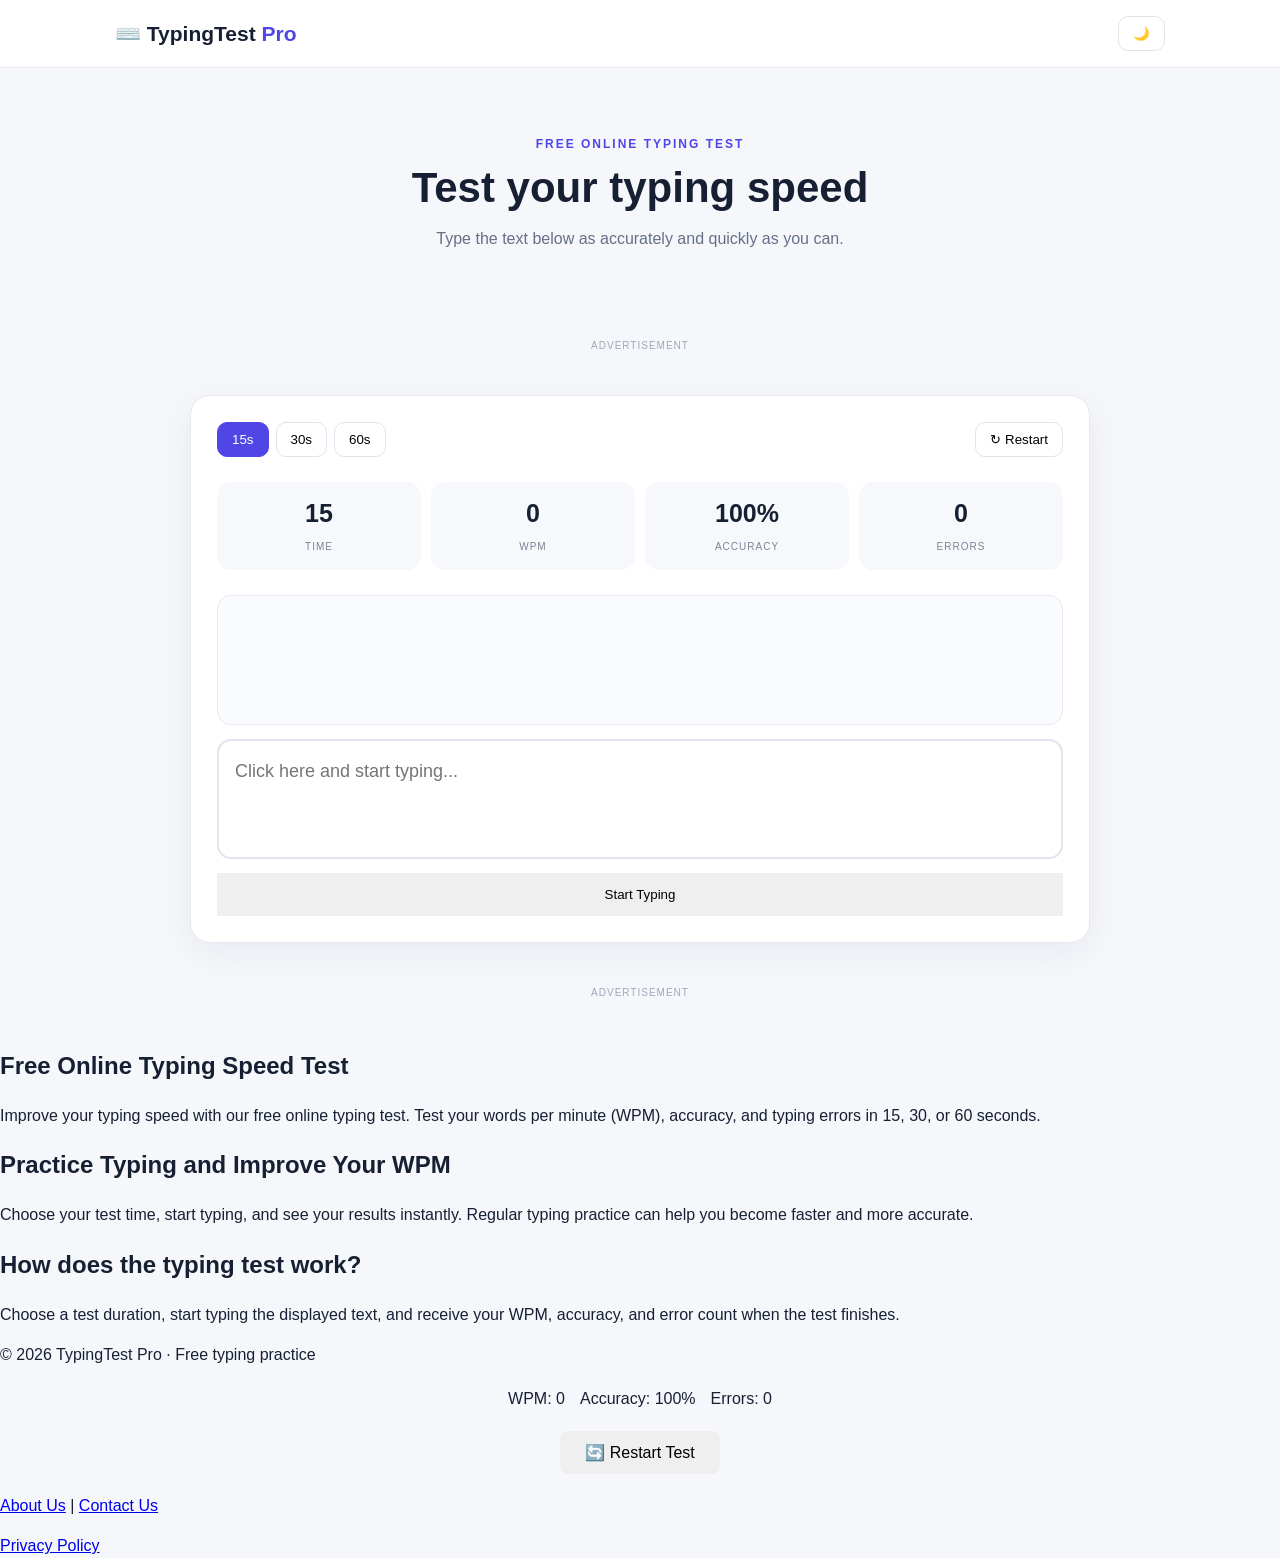
<file: index.html>
<!doctype html>
<html lang="en">
<head>
  <title>Free Typing Speed Test – Test Your WPM & Accuracy</title>
  <meta name="google-site-verification" content="XgRW7GeqAEVSWIoh6iEKVpdFo2V8I3pmKnqkbNcT4Mo" />
  <meta name="description" content="Free online typing speed test. Test your typing speed, WPM, accuracy and errors in 15, 30 or 60 seconds.">
  <meta property="og:title" content="Free Typing Speed Test">
<meta property="og:description" content="Test your typing speed, WPM, accuracy and errors online for free.">
<meta property="og:type" content="website">
<meta property="og:url" content="https://anil007-hub.github.io/typing-test/">

<meta name="keywords" content="typing test, typing speed test, WPM test, typing practice, online typing test">

<meta name="robots" content="index, follow">

<link rel="canonical" href="https://anil007-hub.github.io/typing-test/">
  <script>
  atOptions = {
    'key' : 'dd710abb575d3dab8503ae7235281c71',
    'format' : 'iframe',
    'height' : 250,
    'width' : 300,
    'params' : {}
  };
</script>
<script src="https://underminestudiedboot.com/dd710abb575d3dab8503ae7235281c71/invoke.js"></script>
<meta charset="utf-8">
<meta name="viewport" content="width=device-width,initial-scale=1">
<meta name="description" content="Free typing speed test. Measure WPM and accuracy in seconds.">
<title>TypingTest Pro — Free Typing Speed Test</title>
<link rel="stylesheet" href="style.css">
</head>
<body>
  <script>
  atOptions = {
    'key' : 'dd710abb575d3dab8503ae7235281c71',
    'format' : 'iframe',
    'height' : 250,
    'width' : 300,
    'params' : {}
  };
</script>
<script src="https://underminestudiedboot.com/dd710abb575d3dab8503ae7235281c71/invoke.js"></script>
<header class="topbar">
  <div class="brand">⌨️ TypingTest <span>Pro</span></div>
  <button id="themeBtn" class="ghost">🌙</button>
</header>

<main>
  <section class="hero">
    <p class="eyebrow">FREE ONLINE TYPING TEST</p>
    <h1>Test your typing speed</h1>
    <p>Type the text below as accurately and quickly as you can.</p>
  </section>

  <section class="ad ad-top">ADVERTISEMENT</section>

  <section class="card">
    <div class="controls">
      <div class="modes">
        <button class="time active" data-time="15">15s</button>
        <button class="time" data-time="30">30s</button>
        <button class="time" data-time="60">60s</button>
      </div>
      <button id="restart" class="secondary">↻ Restart</button>
    </div>

    <div class="stats">
      <div><b id="time">15</b><small>TIME</small></div>
      <div><b id="wpm">0</b><small>WPM</small></div>
      <div><b id="accuracy">100%</b><small>ACCURACY</small></div>
      <div><b id="errors">0</b><small>ERRORS</small></div>
    </div>

    <div id="quote" class="quote" aria-label="Text to type"></div>
    <textarea id="input" placeholder="Click here and start typing..." spellcheck="false" autocomplete="off" autocapitalize="off"></textarea>
    <button id="start" class="start">Start Typing</button>
    <div id="result" class="result hidden"></div>
  </section>

  <section class="ad ad-bottom">ADVERTISEMENT</section>

<section class="info">

  <h2>Free Online Typing Speed Test</h2>

  <p>
    Improve your typing speed with our free online typing test.
    Test your words per minute (WPM), accuracy, and typing errors
    in 15, 30, or 60 seconds.
  </p>

  <h2>Practice Typing and Improve Your WPM</h2>

  <p>
    Choose your test time, start typing, and see your results instantly.
    Regular typing practice can help you become faster and more accurate.
  </p>

  <h2>How does the typing test work?</h2>

  <p>
    Choose a test duration, start typing the displayed text, and receive
    your WPM, accuracy, and error count when the test finishes.
  </p>

</section>
</main>

<footer>© 2026 TypingTest Pro · Free typing practice</footer>
<script src="script.js"></script><script>
  atOptions = {
    'key' : 'dd710abb575d3dab8503ae7235281c71',
    'format' : 'iframe',
    'height' : 250,
    'width' : 300,
    'params' : {}
  };
</script>
<script src="https://underminestudiedboot.com/dd710abb575d3dab8503ae7235281c71/invoke.js"></script>
  <div style="display:flex;justify-content:center;gap:15px;flex-wrap:wrap;margin:20px 0;">
  <div>WPM: <span id="wpm">0</span></div>
  <div>Accuracy: <span id="accuracy">100</span>%</div>
  <div>Errors: <span id="errors">0</span></div>
</div>

<script>
function updateStats() {
  const input = document.querySelector("textarea, input[type='text']");
  if (!input) return;

  const text = input.value;
  const words = text.trim() ? text.trim().split(/\s+/).length : 0;

  const elapsed = window.startTime
    ? (Date.now() - window.startTime) / 60000
    : 0;

  const wpm = elapsed > 0 ? Math.round(words / elapsed) : 0;

  document.getElementById("wpm").textContent = wpm;
}

document.addEventListener("input", function() {
  if (!window.startTime) window.startTime = Date.now();
  updateStats();
});
</script>
  <div style="text-align:center;margin:20px;">
  <button onclick="location.reload()" 
    style="padding:12px 25px;border:0;border-radius:8px;cursor:pointer;font-size:16px;">
    🔄 Restart Test
  </button>
  </div>
  <p>
  <a href="about.html">About Us</a> |
  <a href="contact.html">Contact Us</a>
  </p><a href="privacy.html">Privacy Policy</a>
</body><script>
  atOptions = {
    'key' : 'dd710abb575d3dab8503ae7235281c71',
    'format' : 'iframe',
    'height' : 250,
    'width' : 300,
    'params' : {}
  };
</script>
<script src="https://underminestudiedboot.com/dd710abb575d3dab8503ae7235281c71/invoke.js"></script>
</html>
</file>
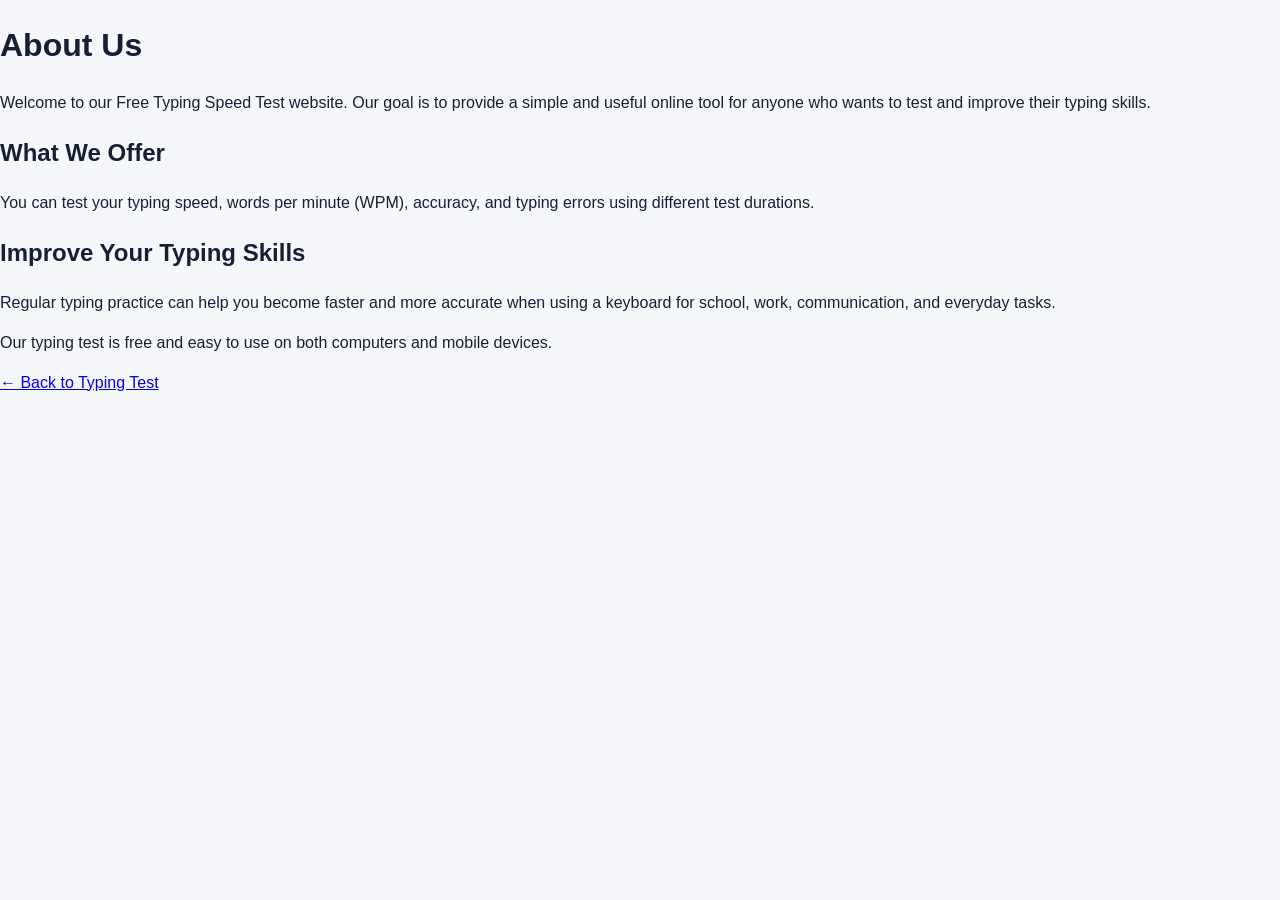
<file: about.html>
<!doctype html>
<html lang="en">
<head>
  <meta charset="utf-8">
  <meta name="viewport" content="width=device-width,initial-scale=1">

  <title>About Us – Free Typing Speed Test</title>

  <meta name="description" content="Learn more about our free online typing speed test and how it helps users improve typing speed, WPM and accuracy.">

  <link rel="canonical" href="https://anil007-hub.github.io/typing-test/about.html">

  <link rel="stylesheet" href="style.css">
</head>

<body>

  <main class="container">

    <h1>About Us</h1>

    <p>
      Welcome to our Free Typing Speed Test website.
      Our goal is to provide a simple and useful online tool
      for anyone who wants to test and improve their typing skills.
    </p>

    <h2>What We Offer</h2>

    <p>
      You can test your typing speed, words per minute (WPM),
      accuracy, and typing errors using different test durations.
    </p>

    <h2>Improve Your Typing Skills</h2>

    <p>
      Regular typing practice can help you become faster and
      more accurate when using a keyboard for school, work,
      communication, and everyday tasks.
    </p>

    <p>
      Our typing test is free and easy to use on both computers
      and mobile devices.
    </p>

    <p>
      <a href="index.html">← Back to Typing Test</a>
    </p>

  </main>

</body>
</html>
</file>
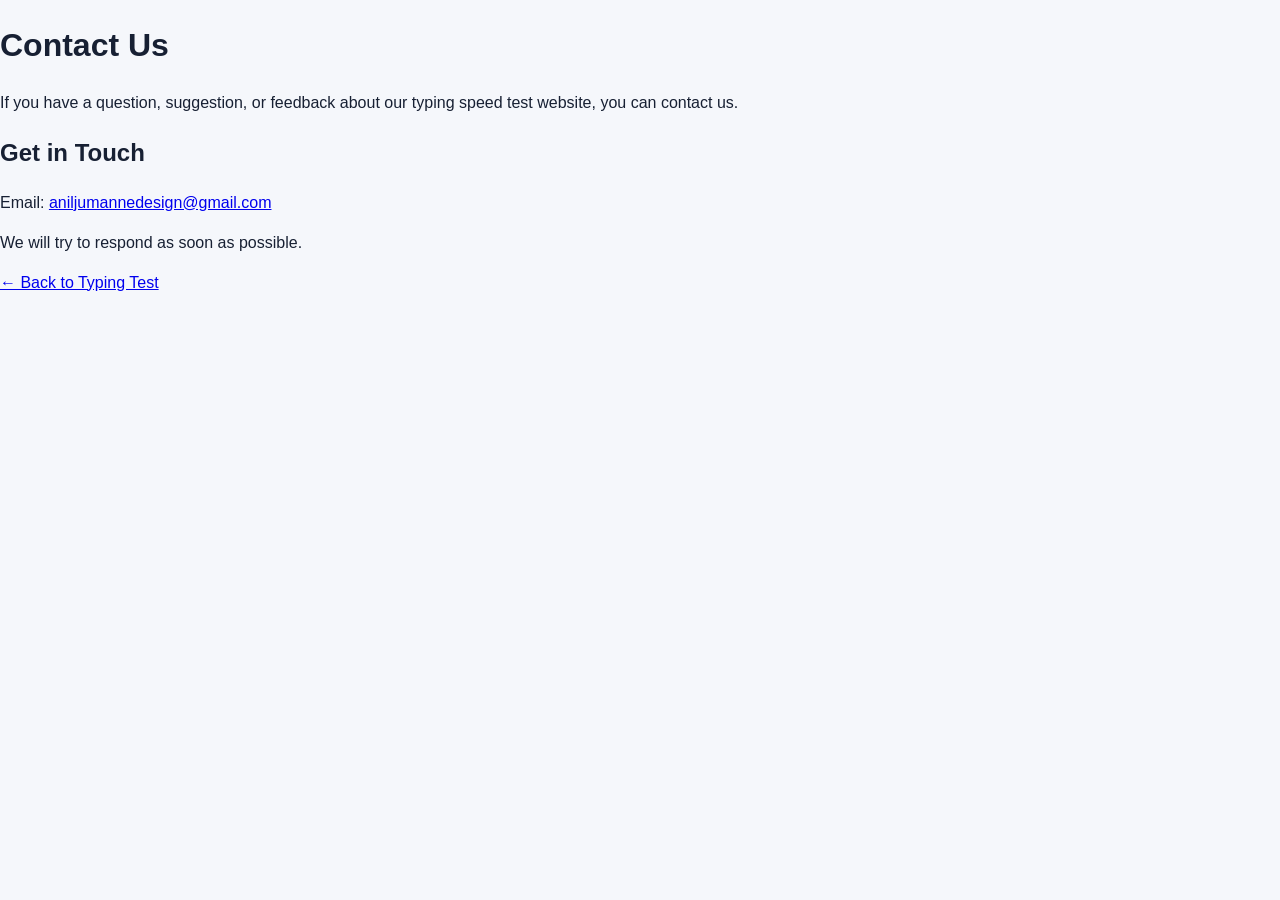
<file: contact.html>
<!doctype html>
<html lang="en">
<head>
  <meta charset="utf-8">
  <meta name="viewport" content="width=device-width,initial-scale=1">

  <title>Contact Us – Free Typing Speed Test</title>

  <meta name="description" content="Contact us about the Free Typing Speed Test website.">

  <link rel="canonical" href="https://anil007-hub.github.io/typing-test/contact.html">

  <link rel="stylesheet" href="style.css">
</head>

<body>

  <main class="container">

    <h1>Contact Us</h1>

    <p>
      If you have a question, suggestion, or feedback about our
      typing speed test website, you can contact us.
    </p>

    <h2>Get in Touch</h2>

    <p>
      Email: <a href="mailto:aniljumanne96@gmail.com">
        aniljumannedesign@gmail.com
      </a>
    </p>

    <p>
      We will try to respond as soon as possible.
    </p>

    <p>
      <a href="index.html">← Back to Typing Test</a>
    </p>

  </main>

</body>
</html>
</file>
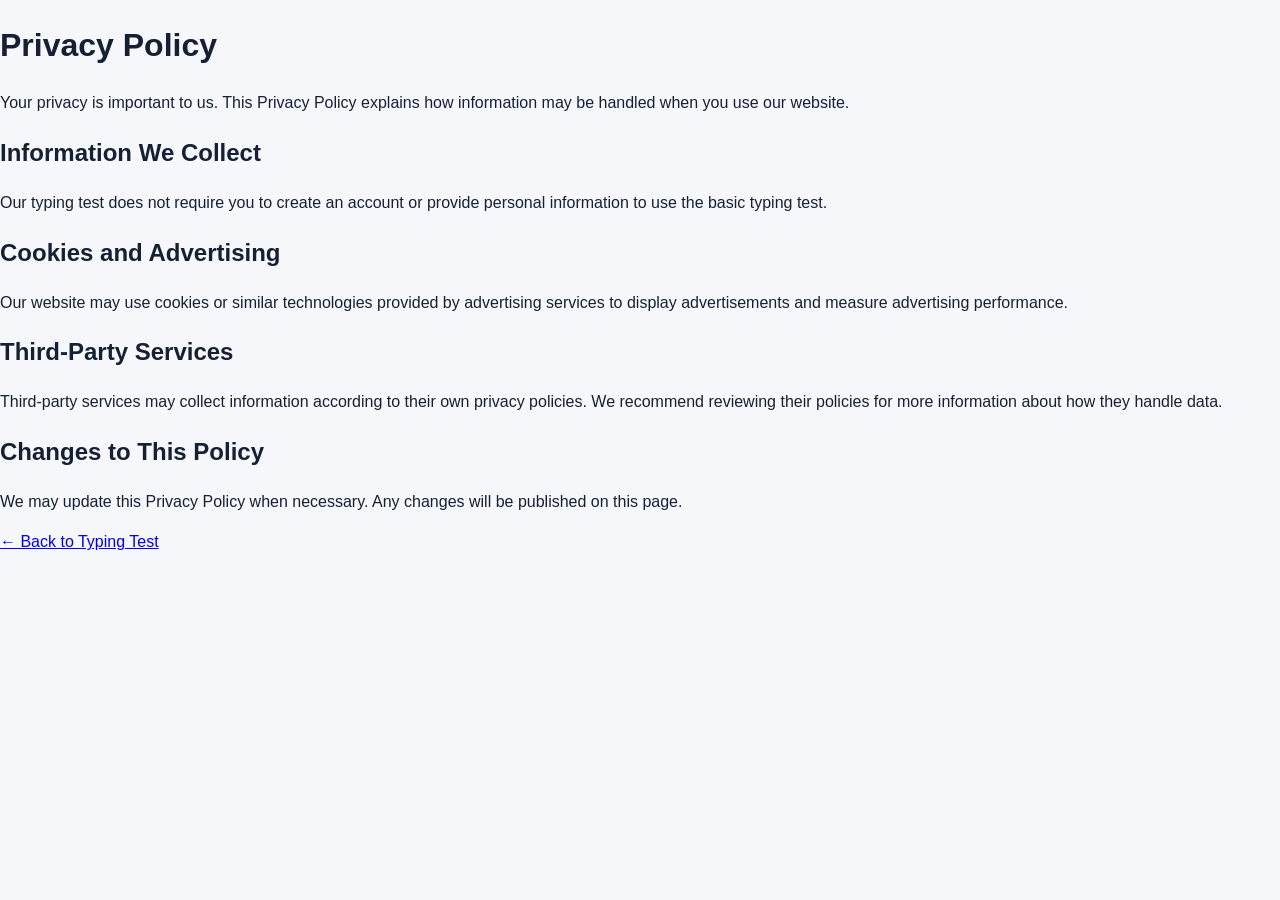
<file: privacy.html>
<!doctype html>
<html lang="en">
<head>
  <meta charset="utf-8">
  <meta name="viewport" content="width=device-width,initial-scale=1">

  <title>Privacy Policy – Free Typing Speed Test</title>

  <meta name="description" content="Privacy Policy for the Free Typing Speed Test website.">

  <link rel="canonical" href="https://anil007-hub.github.io/typing-test/privacy.html">

  <link rel="stylesheet" href="style.css">
</head>

<body>

  <main class="container">

    <h1>Privacy Policy</h1>

    <p>
      Your privacy is important to us. This Privacy Policy explains
      how information may be handled when you use our website.
    </p>

    <h2>Information We Collect</h2>

    <p>
      Our typing test does not require you to create an account or
      provide personal information to use the basic typing test.
    </p>

    <h2>Cookies and Advertising</h2>

    <p>
      Our website may use cookies or similar technologies provided
      by advertising services to display advertisements and measure
      advertising performance.
    </p>

    <h2>Third-Party Services</h2>

    <p>
      Third-party services may collect information according to their
      own privacy policies. We recommend reviewing their policies
      for more information about how they handle data.
    </p>

    <h2>Changes to This Policy</h2>

    <p>
      We may update this Privacy Policy when necessary. Any changes
      will be published on this page.
    </p>

    <p>
      <a href="index.html">← Back to Typing Test</a>
    </p>

  </main>

</body>
</html>
</file>
<file: style.css>
*{
  box-sizing:border-box;
}

html{
  scroll-behavior:smooth;
}

body{
  margin:0;
  font-family:Inter,Arial,sans-serif;
  background:#f5f7fb;
  color:#172033;
  line-height:1.5;
  overflow-x:hidden;
}

button,
textarea{
  font-family:inherit;
}

button{
  -webkit-tap-highlight-color:transparent;
}

/* TOP BAR */
.topbar{
  min-height:68px;
  background:#fff;
  border-bottom:1px solid #e7eaf0;
  display:flex;
  align-items:center;
  justify-content:space-between;
  padding:0 max(20px,calc((100% - 1050px)/2));
  position:sticky;
  top:0;
  z-index:5;
}

.brand{
  font-weight:800;
  font-size:21px;
}

.brand span{
  color:#4f46e5;
}

.ghost,
.secondary,
.time{
  border:1px solid #dfe3eb;
  background:#fff;
  border-radius:10px;
  padding:9px 14px;
  cursor:pointer;
  transition:.2s;
}

.ghost:hover,
.secondary:hover,
.time:hover{
  transform:translateY(-1px);
}

/* HERO */
.hero{
  text-align:center;
  padding:55px 20px 28px;
}

.eyebrow{
  font-size:12px;
  font-weight:800;
  letter-spacing:2px;
  color:#4f46e5;
}

.hero h1{
  font-size:42px;
  line-height:1.1;
  margin:8px 0;
}

.hero p:last-child{
  color:#657086;
}

/* ADS */
.ad{
  max-width:1050px;
  margin:15px auto;
  text-align:center;
  color:#a0a8b7;
  font-size:10px;
  letter-spacing:1px;
  min-height:70px;
  display:flex;
  align-items:center;
  justify-content:center;
  overflow:hidden;
}

/* MAIN CARD */
.card{
  width:calc(100% - 30px);
  max-width:900px;
  margin:0 auto;
  background:#fff;
  border:1px solid #e5e8ef;
  border-radius:20px;
  padding:26px;
  box-shadow:0 10px 35px rgba(20,30,55,.06);
}

/* CONTROLS */
.controls{
  display:flex;
  justify-content:space-between;
  align-items:center;
  gap:12px;
}

.modes{
  display:flex;
  gap:7px;
  flex-wrap:wrap;
}

.time.active{
  background:#4f46e5;
  color:#fff;
  border-color:#4f46e5;
}

/* STATS */
.stats{
  display:grid;
  grid-template-columns:repeat(4,1fr);
  gap:10px;
  margin:25px 0;
}

.stats div{
  background:#f7f8fc;
  border-radius:14px;
  text-align:center;
  padding:13px;
  min-width:0;
}

.stats b{
  display:block;
  font-size:25px;
  word-break:break-word;
}

.stats small{
  font-size:10px;
  color:#7b8496;
  letter-spacing:1px;
}

/* QUOTE */
.quote{
  font-size:21px;
  line-height:1.9;
  background:#fafbfe;
  border:1px solid #e8ebf2;
  border-radius:14px;
  padding:20px;
  min-height:130px;
  margin-bottom:14px;
  overflow-wrap:anywhere;
}

.quote .correct{
  color:#172033;
}

.quote .wrong{
  color:#dc2626;
  background:#fee2e2;
}

.quote .current{
  border-bottom:2px solid #4f46e5;
}

.quote .pending{
  color:#a5adbc;
}

/* INPUT */
textarea{
  display:block;
  width:100%;
  height:120px;
  resize:none;
  border:2px solid #e1e5ee;
  border-radius:14px;
  padding:16px;
  font:18px/1.6 Arial,sans-serif;
  outline:none;
  transition:.2s;
}

textarea:focus{
  border-color:#4f46e5;
}

/* START BUTTON */
.start{
  width:100%;
  margin-top:14px;
  padding:14px;
  border:0;
  .ad-container {
  width: 250px;
  max-width: 100%;
  margin: 20px auto;
  overflow: hidden;
  }
</file>
